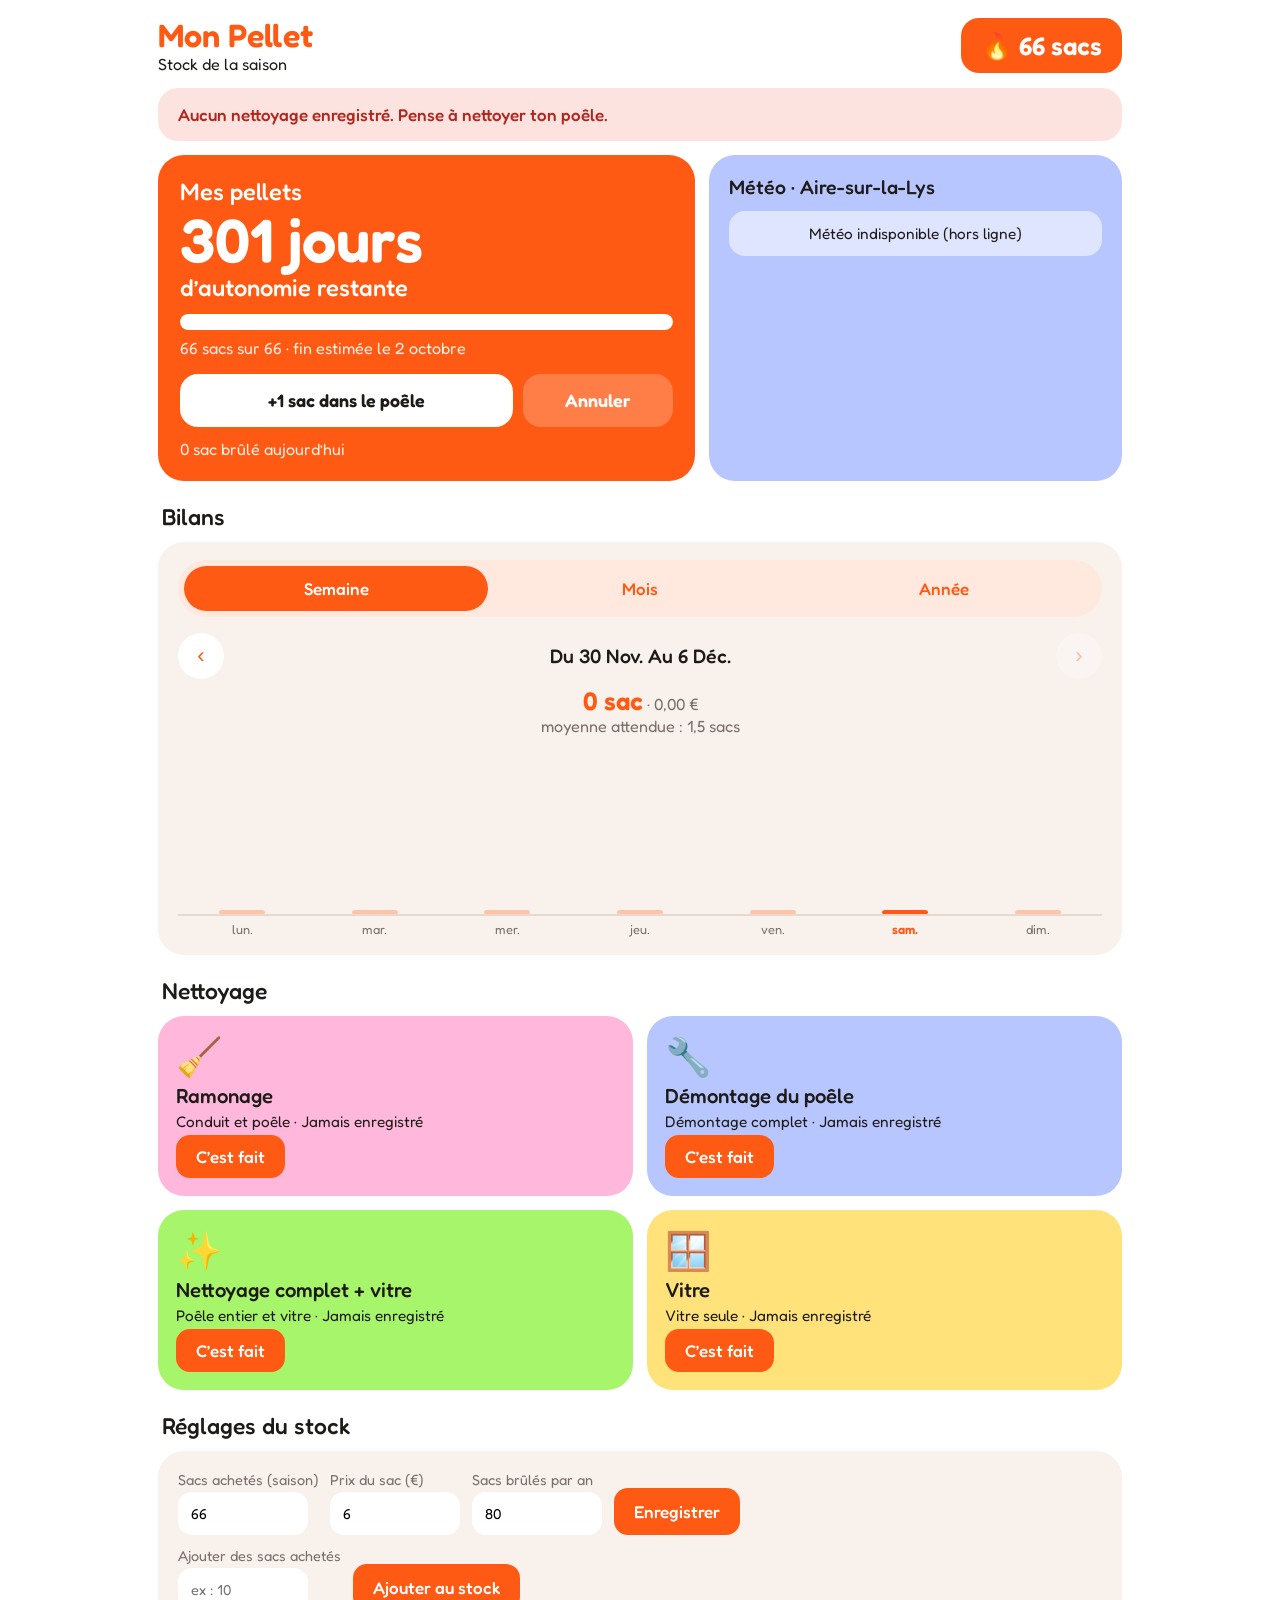
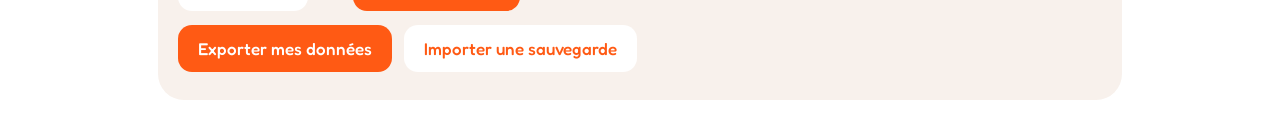
<file: index.html>
<!DOCTYPE html>
<html lang="fr">
<head>
<meta charset="utf-8">
<meta name="viewport" content="width=device-width, initial-scale=1">
<title>Mon Pellet</title>
<link href="https://fonts.googleapis.com/css2?family=Fredoka:wght@400;500;600&display=swap" rel="stylesheet">
<style>
:root{--o:#ff5a14;--o2:#ff7a40;--soft:#ffe9de;--pk:#ffb8dc;--bl:#b8c6ff;--gr:#a6f56a;--ye:#ffe27a;--tx:#1d1a17;--mu:#7a6f68;--cream:#f8f1ec;--r:26px}
*{box-sizing:border-box}
html,body{margin:0;background:#fff;color:var(--tx);font-family:Fredoka,"Varela Round",Nunito,system-ui,sans-serif;font-size:17px}
.wrap{max-width:1000px;margin:0 auto;padding:18px}
.bar{display:flex;justify-content:space-between;align-items:center;margin-bottom:14px}
h1{margin:0;font-size:1.9rem;font-weight:600;color:var(--o);line-height:1.1}
h2{margin:22px 4px 12px;font-size:1.35rem;font-weight:500}
.sub{font-size:.95rem}
.badge{background:var(--o);color:#fff;border-radius:18px;padding:12px 20px;font-size:1.5rem;font-weight:600}
.tabs{display:flex;background:var(--soft);border-radius:99px;padding:6px;margin-bottom:16px;max-width:420px}
.tabs button{flex:1;border:0;background:none;font:inherit;font-weight:500;color:var(--o);padding:12px;border-radius:99px;cursor:pointer}
.tabs button.on{background:var(--o);color:#fff}
.top{display:grid;grid-template-columns:1.3fr 1fr;gap:14px}
.hero{background:var(--o);color:#fff;border-radius:var(--r);padding:22px}
.hero .t{font-size:1.4rem;font-weight:500}
.hero .big{font-size:3.6rem;font-weight:600;line-height:1.1}
.gauge{height:16px;border-radius:99px;background:rgba(255,255,255,.28);margin:12px 0 8px;overflow:hidden}
.gauge i{display:block;height:100%;background:#fff;border-radius:99px;transition:width .4s}
.cta{display:flex;gap:10px;margin-top:16px;flex-wrap:wrap}
.cta button{flex:1;min-width:150px;border:0;border-radius:18px;padding:16px;font:inherit;font-weight:600;font-size:1.05rem;cursor:pointer;background:#fff;color:#1d1a17}
.cta button.g{background:rgba(255,255,255,.22);color:#fff;flex:0 0 auto}
.cta button:active,.cc button:active{transform:scale(.97)}
.wxc{background:var(--bl);border-radius:var(--r);padding:20px}
.wxc .t{font-size:1.15rem;font-weight:500}
.wx{display:grid;grid-template-columns:repeat(3,1fr);gap:8px;margin-top:12px;text-align:center}
.wx div{background:rgba(255,255,255,.55);border-radius:16px;padding:10px 2px;font-size:.9rem;border:3px solid transparent}
.wx div.today{border-color:#fff;background:#fff}
.wx span{display:block;font-size:1.7rem}
.alert{display:none;background:#fde3e0;color:#b3261e;border-radius:20px;padding:16px 20px;margin-bottom:14px;font-weight:500}
.alert.show{display:block}
.tl{background:var(--cream);border-radius:var(--r);padding:18px 20px}
.tn{display:flex;align-items:center;justify-content:space-between;margin:4px 0 6px}
.tn button{border:0;background:#fff;border-radius:50%;width:46px;height:46px;font-size:1.3rem;color:var(--o);cursor:pointer}
.tn button:disabled{opacity:.35;cursor:default}
.tn b{font-weight:500;font-size:1.15rem;text-transform:capitalize}
.sum{text-align:center;font-size:.95rem;color:var(--mu);margin-bottom:10px}
.sum strong{color:var(--o);font-size:1.5rem;font-weight:600}
.ch{display:flex;align-items:flex-end;gap:4px;height:170px;border-bottom:2px solid #e6d9cf;padding-top:18px}
.col{flex:1;display:flex;flex-direction:column;justify-content:flex-end;align-items:center;height:100%;min-width:0}
.col i{display:block;width:100%;max-width:46px;background:#ffc4a8;border-radius:10px 10px 4px 4px;min-height:4px}
.col.cur i{background:var(--o)}
.col small{font-size:.72rem;color:var(--mu);height:16px}
.lb{display:flex;gap:4px;margin-top:6px}
.lb span{flex:1;text-align:center;font-size:.75rem;color:var(--mu);min-width:0;overflow:hidden}
.lb span.cur{color:var(--o);font-weight:600}
.list{background:var(--cream);border-radius:var(--r);padding:6px 20px}
.li{display:flex;align-items:center;gap:14px;padding:16px 0;border-bottom:1px solid #e6d9cf}
.li:last-child{border:0}
.li .n{font-size:1.3rem;width:34px;color:var(--mu)}
.li .w{flex:1}.li .w b{display:block;color:var(--o);font-weight:500;font-size:1.15rem}
.li .w span{font-size:.9rem;color:var(--mu)}
.up{color:#d32f2f}.dn{color:#2e9e3e}.eq{color:var(--mu)}
.cl{display:grid;grid-template-columns:repeat(2,1fr);gap:14px}
.cc{border-radius:var(--r);padding:18px;display:flex;flex-direction:column;gap:4px;min-height:150px}
.cc .e{font-size:2.2rem}
.cc b{font-size:1.2rem;font-weight:500}
.cc span{font-size:.9rem}
.cc button{margin-top:auto;align-self:flex-start;border:0;background:var(--o);color:#fff;font:inherit;font-weight:500;padding:11px 20px;border-radius:14px;cursor:pointer}
.set{background:var(--cream);border-radius:var(--r);padding:20px}
.row{display:flex;flex-wrap:wrap;gap:12px;align-items:flex-end;margin-bottom:12px}
label{display:flex;flex-direction:column;font-size:.85rem;color:var(--mu);gap:4px}
input{font:inherit;padding:11px;border:2px solid #fff;border-radius:14px;width:130px;background:#fff}
.sb{border:0;background:var(--o);color:#fff;font:inherit;font-weight:500;padding:13px 20px;border-radius:14px;cursor:pointer}
button:focus-visible,input:focus-visible{outline:3px solid var(--tx);outline-offset:2px}
@media(max-width:720px){.top,.cl{grid-template-columns:1fr}}
</style>
</head>
<body data-theme="classique">
<div class="wrap">
  <div class="bar">
    <div><h1>Mon Pellet</h1><div class="sub">Stock de la saison</div></div>
    <div class="badge">🔥 <span id="rest">0</span> sacs</div>
  </div>
  <div class="alert" id="alert" role="alert"></div>

  <div class="top">
    <section class="hero">
      <div class="t">Mes pellets</div>
      <div class="big"><span id="auto">–</span> jours</div>
      <div class="t">d’autonomie restante</div>
      <div class="gauge"><i id="gf"></i></div>
      <div id="end" style="opacity:.9;font-size:.95rem"></div>
      <div class="cta">
        <button id="add">+1 sac dans le poêle</button>
        <button class="g" id="undo">Annuler</button>
      </div>
      <div id="today" style="margin-top:12px;opacity:.9;font-size:.95rem"></div>
    </section>
    <section class="wxc" aria-live="polite">
      <div class="t">Météo · <span id="city">Aire-sur-la-Lys</span></div>
      <div class="wx" id="wx"><div>Chargement…</div></div>
      <div id="trend" style="margin-top:12px;font-size:.95rem"></div>
    </section>
  </div>

  <h2>Bilans</h2>
  <div class="tl">
    <div class="tabs" id="per" role="tablist" style="max-width:none">
      <button class="on" data-p="w" role="tab">Semaine</button>
      <button data-p="m" role="tab">Mois</button>
      <button data-p="y" role="tab">Année</button>
    </div>
    <div class="tn"><button id="prev" aria-label="Période précédente">‹</button><b id="ttl"></b><button id="next" aria-label="Période suivante">›</button></div>
    <div class="sum" id="sum"></div>
    <div class="ch" id="ch"></div>
    <div class="lb" id="lb"></div>
  </div>

  <h2>Nettoyage</h2>
  <div class="cl" id="cl"></div>

  <h2>Réglages du stock</h2>
  <div class="set">
    <div class="row">
      <label>Sacs achetés (saison)<input type="number" id="iBuy" min="0"></label>
      <label>Prix du sac (€)<input type="number" id="iPrice" min="0" step="0.1"></label>
      <label>Sacs brûlés par an<input type="number" id="iAnn" min="1"></label>
      <button class="sb" id="save">Enregistrer</button>
    </div>
    <div class="row" style="margin:0">
      <label>Ajouter des sacs achetés<input type="number" id="iMore" min="1" placeholder="ex : 10"></label>
      <button class="sb" id="more">Ajouter au stock</button>
    </div>
    <div class="row" style="margin:14px 0 0">
      <button class="sb" id="exp">Exporter mes données</button>
      <button class="sb" id="imp" style="background:#fff;color:var(--o)">Importer une sauvegarde</button>
      <input type="file" id="file" accept=".json,application/json" hidden>
    </div>
    <div id="msg" class="sub" style="margin-top:8px;color:var(--mu)" role="status"></div>
  </div>
</div>

<script>
const K='monpellet_v1';
const def={bought:66,price:6,annual:80,theme:'classique',log:[],clean:[]};
let S;
try{S=Object.assign({},def,JSON.parse(localStorage.getItem(K)||'{}'))}catch(e){S={...def}}
const save=()=>{try{localStorage.setItem(K,JSON.stringify(S))}catch(e){}};
const $=id=>document.getElementById(id);
const DAY=864e5;
const eur=n=>n.toLocaleString('fr-FR',{style:'currency',currency:'EUR'});
const CLEAN=[['Ramonage','Conduit et poêle','🧹','var(--pk)'],['Démontage du poêle','Démontage complet','🔧','var(--bl)'],['Nettoyage complet + vitre','Poêle entier et vitre','✨','var(--gr)'],['Vitre','Vitre seule','🪟','var(--ye)']];

function since(k){
  const d=new Date();d.setHours(0,0,0,0);
  if(k==='w')d.setDate(d.getDate()-((d.getDay()+6)%7));
  if(k==='m')d.setDate(1);
  if(k==='y')d.setMonth(0,1);
  return d.getTime();
}
function render(){
  const rest=Math.max(0,S.bought-S.log.length);
  $('rest').textContent=rest;
  $('gf').style.width=(S.bought?rest/S.bought*100:0)+'%';
  const days=Math.floor(rest/(S.annual/365));
  $('auto').textContent=days;
  $('end').textContent=rest?rest+' sacs sur '+S.bought+' · fin estimée le '+new Date(Date.now()+days*DAY).toLocaleDateString('fr-FR',{day:'numeric',month:'long'}):'Stock épuisé';
  const td=new Date();td.setHours(0,0,0,0);
  const today=S.log.filter(t=>t>=td.getTime()).length;
  $('today').textContent=today+' sac'+(today>1?'s':'')+' brûlé'+(today>1?'s':'')+' aujourd’hui';
  tl();
  $('cl').innerHTML=CLEAN.map(([n,d,e,c],i)=>{
    const last=[...S.clean].reverse().find(x=>x.t===n);
    const s=last?'Fait le '+new Date(last.d).toLocaleDateString('fr-FR',{day:'numeric',month:'short'}):'Jamais enregistré';
    return `<div class="cc" style="background:${c}"><div class="e">${e}</div><b>${n}</b><span>${d} · ${s}</span><button data-i="${i}">C’est fait</button></div>`}).join('');
  document.querySelectorAll('.cc button').forEach(b=>b.onclick=()=>{S.clean.push({t:CLEAN[b.dataset.i][0],d:Date.now()});save();render()});
  $('iBuy').value=S.bought;$('iPrice').value=S.price;$('iAnn').value=S.annual;
  checkAlert();
}
function checkAlert(){
  const a=$('alert');
  if(!S.clean.length){a.textContent='Aucun nettoyage enregistré. Pense à nettoyer ton poêle.';a.classList.add('show');return}
  const n=Math.floor((Date.now()-Math.max(...S.clean.map(c=>c.d)))/DAY);
  if(n>=4){a.textContent='Poêle non nettoyé depuis '+n+' jours. Il est temps de le nettoyer.';a.classList.add('show')}
  else a.classList.remove('show');
}
$('add').onclick=()=>{S.log.push(Date.now());save();render()};
$('undo').onclick=()=>{S.log.pop();save();render()};
$('save').onclick=()=>{S.bought=Math.max(0,+$('iBuy').value||0);S.price=Math.max(0,+$('iPrice').value||0);S.annual=Math.max(1,+$('iAnn').value||80);save();render()};
$('more').onclick=()=>{const n=+$('iMore').value;if(n>0){S.bought+=n;$('iMore').value='';save();render()}};
$('exp').onclick=()=>{
  const blob=new Blob([JSON.stringify({app:'mon-pellet',date:new Date().toISOString(),data:S},null,2)],{type:'application/json'});
  const a=document.createElement('a');a.href=URL.createObjectURL(blob);
  a.download='mon-pellet-sauvegarde-'+new Date().toISOString().slice(0,10)+'.json';
  document.body.appendChild(a);a.click();a.remove();setTimeout(()=>URL.revokeObjectURL(a.href),1000);
  $('msg').textContent='Sauvegarde exportée : '+S.log.length+' sacs brûlés et '+S.clean.length+' nettoyages.';
};
$('imp').onclick=()=>$('file').click();
$('file').onchange=e=>{
  const f=e.target.files[0];if(!f)return;
  const r=new FileReader();
  r.onload=()=>{try{
    const j=JSON.parse(r.result),d=j.data||j;
    if(!Array.isArray(d.log)||!Array.isArray(d.clean))throw 0;
    if(!confirm('Remplacer les données actuelles par cette sauvegarde ?'))return;
    S=Object.assign({},def,d);save();render();$('msg').textContent='Sauvegarde importée.';
  }catch(x){$('msg').textContent='Fichier invalide : choisis une sauvegarde Mon Pellet (.json).'}};
  r.readAsText(f);e.target.value='';
};
let per='w',off=0;
document.querySelectorAll('#per button').forEach(b=>b.onclick=()=>{per=b.dataset.p;off=0;document.querySelectorAll('#per button').forEach(x=>x.classList.toggle('on',x===b));tl()});
$('prev').onclick=()=>{off--;tl()};
$('next').onclick=()=>{if(off<0){off++;tl()}};
const cnt=(a,b)=>S.log.filter(t=>t>=+a&&t<+b).length;
const fmt=d=>d.toLocaleDateString('fr-FR',{day:'numeric',month:'short'});
function tl(){
  const now=new Date();now.setHours(0,0,0,0);
  let lab=[],c=[],cur=-1,title,exp;
  if(per==='w'){
    const s=new Date(now);s.setDate(s.getDate()-((s.getDay()+6)%7)+off*7);
    for(let i=0;i<7;i++){const a=new Date(s);a.setDate(s.getDate()+i);const b=new Date(a);b.setDate(a.getDate()+1);c.push(cnt(a,b));lab.push(a.toLocaleDateString('fr-FR',{weekday:'short'}));if(+a===+now)cur=i}
    const e=new Date(s);e.setDate(s.getDate()+6);title='Du '+fmt(s)+' au '+fmt(e);exp=S.annual/52;
  }else if(per==='m'){
    const f=new Date(now.getFullYear(),now.getMonth()+off,1),y=f.getFullYear(),m=f.getMonth(),n=new Date(y,m+1,0).getDate();
    for(let i=0;i<n;i++){const a=new Date(y,m,i+1);c.push(cnt(a,new Date(y,m,i+2)));lab.push(i%5===0||i===n-1?i+1:'');if(+a===+now)cur=i}
    title=f.toLocaleDateString('fr-FR',{month:'long',year:'numeric'});exp=S.annual/365*n;
  }else{
    const y=now.getFullYear()+off;
    for(let m=0;m<12;m++){c.push(cnt(new Date(y,m,1),new Date(y,m+1,1)));lab.push(new Date(y,m,1).toLocaleDateString('fr-FR',{month:'short'}).replace('.',''));if(y===now.getFullYear()&&m===now.getMonth())cur=m}
    title=String(y);exp=S.annual;
  }
  const tot=c.reduce((a,b)=>a+b,0),mx=Math.max(1,...c);
  $('ttl').textContent=title;$('next').disabled=off>=0;
  $('sum').innerHTML=`<strong>${tot} sac${tot>1?'s':''}</strong> · ${eur(tot*S.price)}<br>moyenne attendue : ${exp.toFixed(1).replace('.',',')} sacs`;
  $('ch').innerHTML=c.map((v,i)=>`<div class="col${i===cur?' cur':''}"><small>${v||''}</small><i style="height:${v/mx*100}%"></i></div>`).join('');
  $('lb').innerHTML=lab.map((l,i)=>`<span class="${i===cur?'cur':''}">${l}</span>`).join('');
}
setInterval(checkAlert,36e5);

const AIRE={lat:50.6385,lon:2.3965};
const ico=c=>c===0?'☀️':c<3?'⛅':c<4?'☁️':c<50?'🌫️':c<68?'🌧️':c<78?'❄️':c<83?'🌦️':c<87?'🌨️':'⛈️';
function loadWx(lat,lon,geo){
  fetch(`https://api.open-meteo.com/v1/forecast?latitude=${lat}&longitude=${lon}&daily=weather_code,temperature_2m_max,temperature_2m_min&timezone=auto&forecast_days=3`)
  .then(r=>r.json()).then(j=>{
    const d=j.daily;$('city').textContent=geo?'ma position':'Aire-sur-la-Lys';
    $('wx').innerHTML=d.time.map((t,i)=>`<div class="${i?'':'today'}">${i?new Date(t).toLocaleDateString('fr-FR',{weekday:'short'}):'Auj.'}<span>${ico(d.weather_code[i])}</span>${Math.round(d.temperature_2m_max[i])}° / ${Math.round(d.temperature_2m_min[i])}°</div>`).join('');
    const avg=d.temperature_2m_max.reduce((a,b)=>a+b,0)/3;
    $('trend').textContent=avg<7?'Tendance : froid, le poêle va beaucoup tourner.':avg<14?'Tendance : frais, consommation normale.':'Tendance : doux, consommation faible.';
  }).catch(()=>{$('wx').innerHTML='<div style="grid-column:1/4">Météo indisponible (hors ligne)</div>'});
}
if(navigator.geolocation)navigator.geolocation.getCurrentPosition(p=>loadWx(p.coords.latitude,p.coords.longitude,true),()=>loadWx(AIRE.lat,AIRE.lon,false),{timeout:6000});
else loadWx(AIRE.lat,AIRE.lon,false);
render();
</script>
</body>
</html>
</file>
